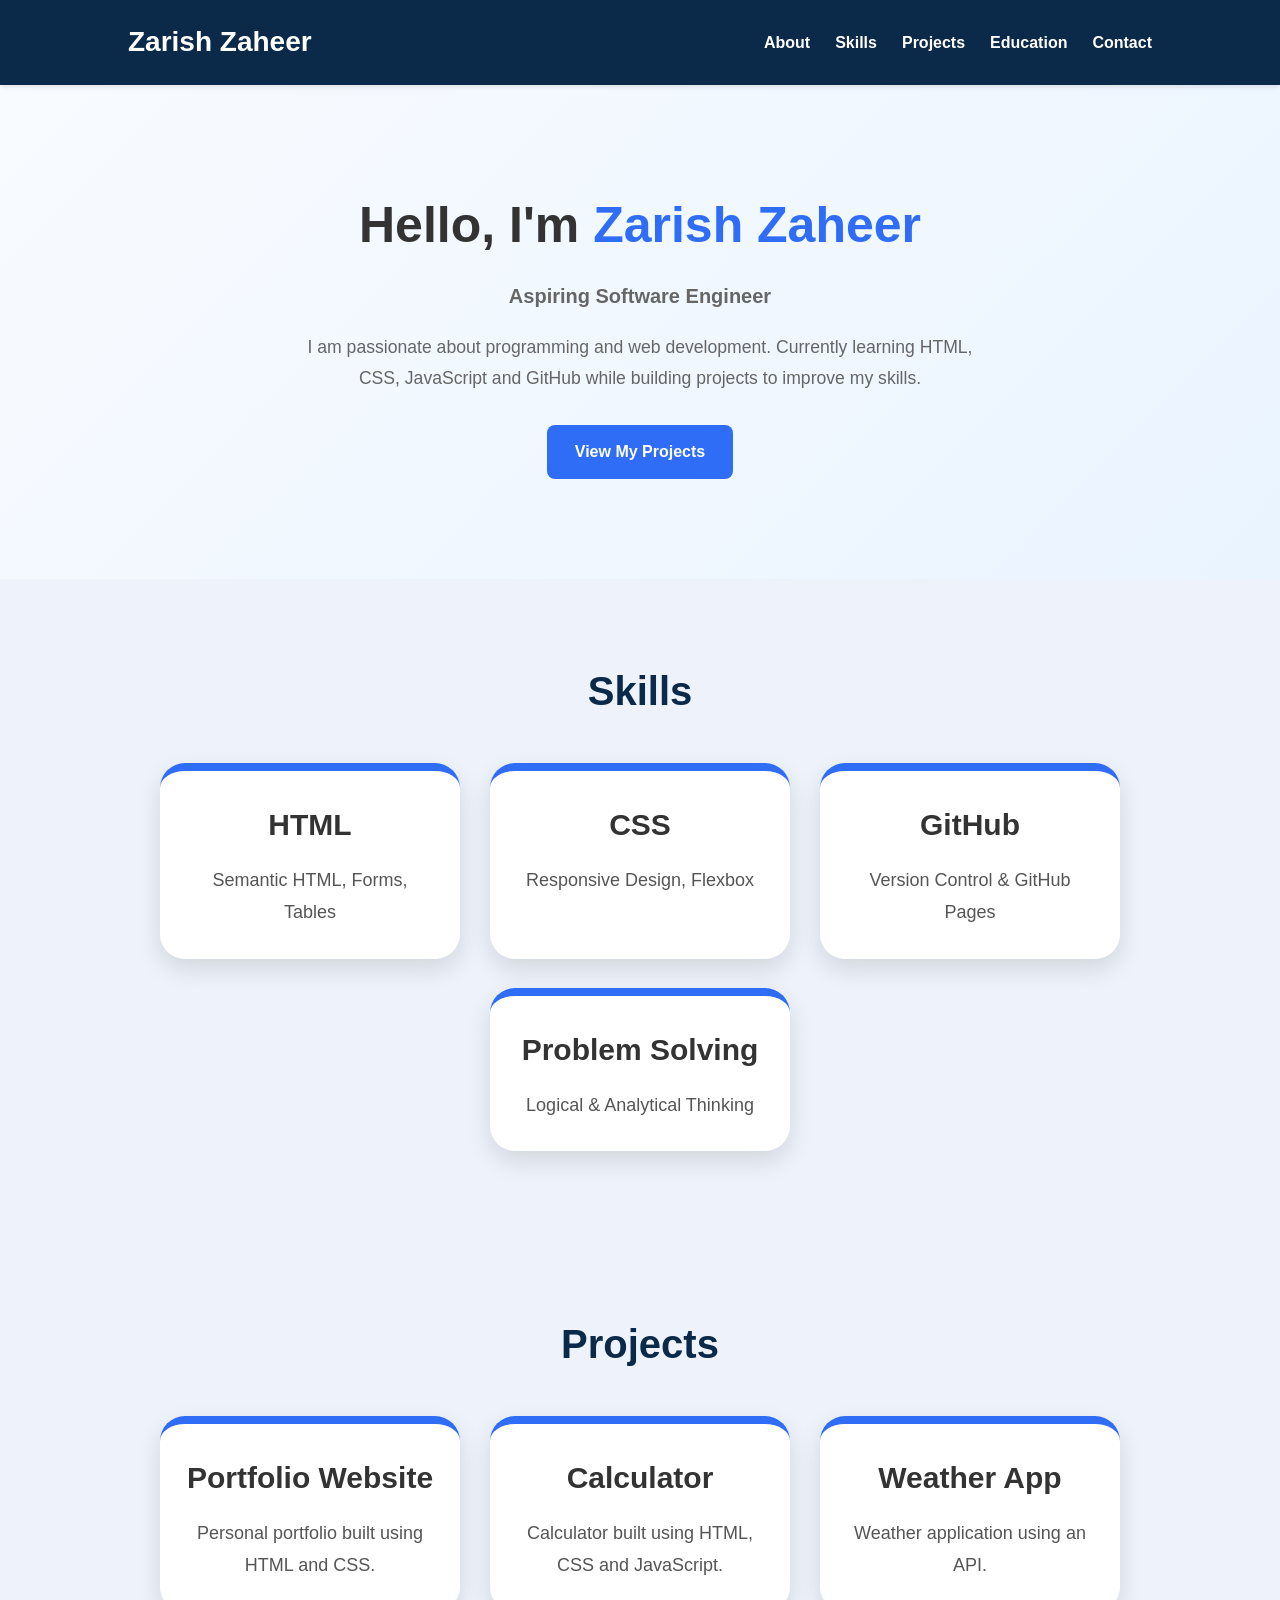
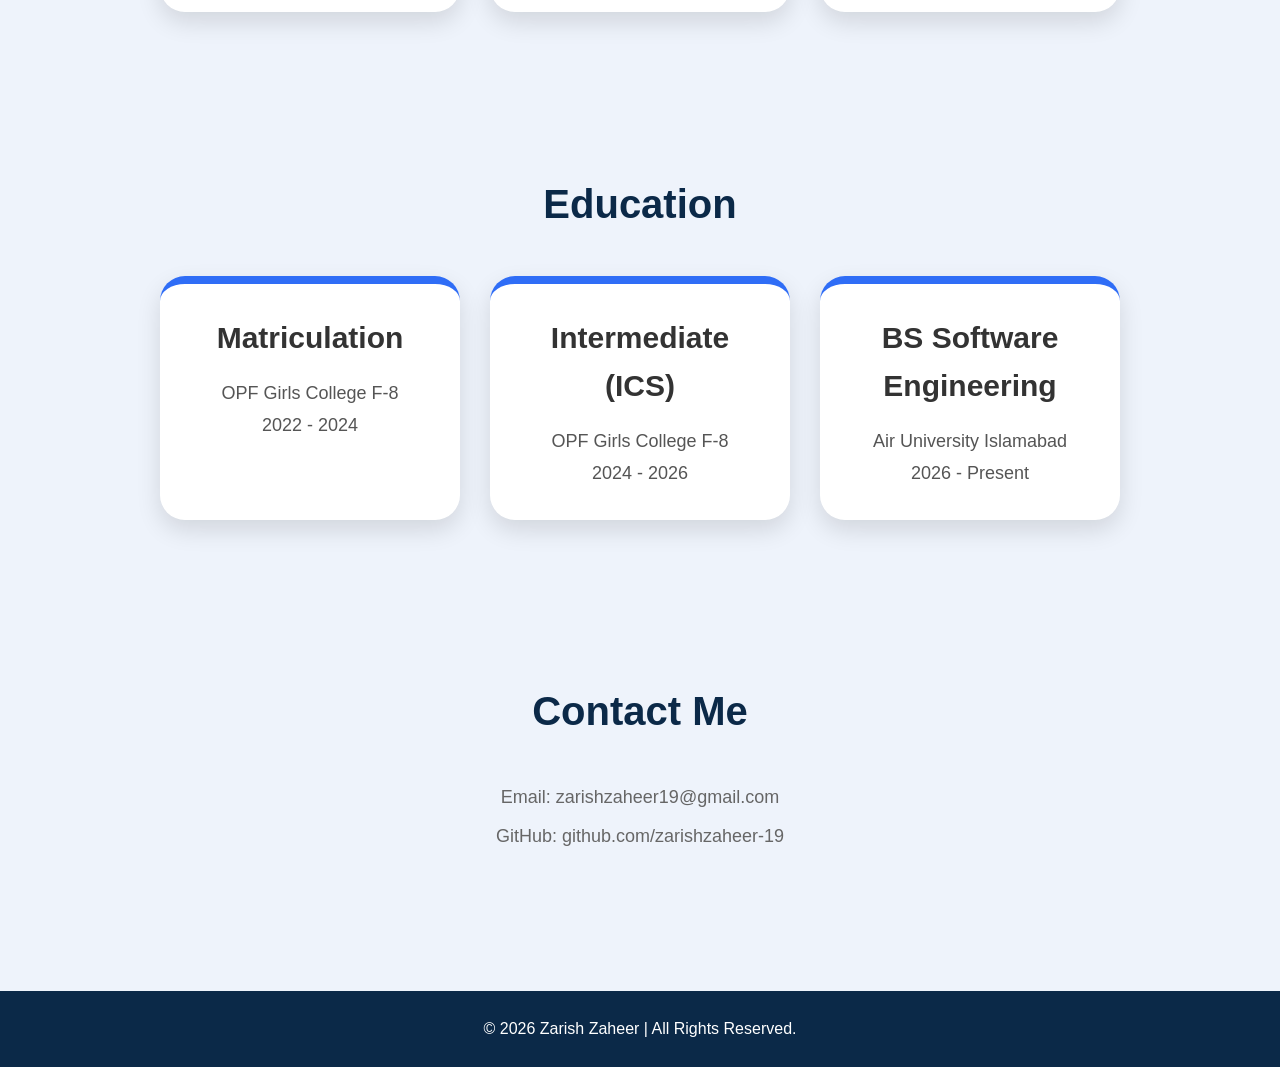
<file: Index.html>
<!DOCTYPE html>
<html lang="en">
<head>
    <meta charset="UTF-8">
    <meta name="viewport" content="width=device-width, initial-scale=1.0">
    <title>Zarish Zaheer | Portfolio</title>
    <link rel="stylesheet" href="style.css">
</head>
<body>

<header>
    <nav>
        <h2 class="logo">Zarish Zaheer</h2>

        <ul>
            <li><a href="#about">About</a></li>
            <li><a href="#skills">Skills</a></li>
            <li><a href="#projects">Projects</a></li>
            <li><a href="#education">Education</a></li>
            <li><a href="#contact">Contact</a></li>
        </ul>
    </nav>
</header>

<section class="hero" id="about">
    <h1>Hello, I'm <span>Zarish Zaheer</span></h1>

    <h3>Aspiring Software Engineer</h3>

    <p>
        I am passionate about programming and web development.
        Currently learning HTML, CSS, JavaScript and GitHub while
        building projects to improve my skills.
    </p>

    <a href="#projects" class="btn">View My Projects</a>
</section>

<section id="skills">

    <h2>Skills</h2>

    <div class="card-container">

        <div class="card">
            <h3>HTML</h3>
            <p>Semantic HTML, Forms, Tables</p>
        </div>

        <div class="card">
            <h3>CSS</h3>
            <p>Responsive Design, Flexbox</p>
        </div>

        <div class="card">
            <h3>GitHub</h3>
            <p>Version Control & GitHub Pages</p>
        </div>

        <div class="card">
            <h3>Problem Solving</h3>
            <p>Logical & Analytical Thinking</p>
        </div>

    </div>

</section>

<section id="projects">

    <h2>Projects</h2>

    <div class="card-container">

        <div class="card">
            <h3>Portfolio Website</h3>
            <p>Personal portfolio built using HTML and CSS.</p>
        </div>

        <div class="card">
            <h3>Calculator</h3>
            <p>Calculator built using HTML, CSS and JavaScript.</p>
        </div>

        <div class="card">
            <h3>Weather App</h3>
            <p>Weather application using an API.</p>
        </div>

    </div>

</section>

<section id="education">

    <h2>Education</h2>

    <div class="card-container">

        <div class="card">
            <h3>Matriculation</h3>
            <p>OPF Girls College F-8</p>
            <p>2022 - 2024</p>
        </div>

        <div class="card">
            <h3>Intermediate (ICS)</h3>
            <p>OPF Girls College F-8</p>
            <p>2024 - 2026</p>
        </div>

        <div class="card">
            <h3>BS Software Engineering</h3>
            <p>Air University Islamabad</p>
            <p>2026 - Present</p>
        </div>

    </div>

</section>

<section id="contact">

    <h2>Contact Me</h2>

    <p>Email: zarishzaheer19@gmail.com</p>

    <p>GitHub: github.com/zarishzaheer-19</p>

</section>

<footer>

    <p>© 2026 Zarish Zaheer | All Rights Reserved.</p>

</footer>

</body>
  </html>
</file>
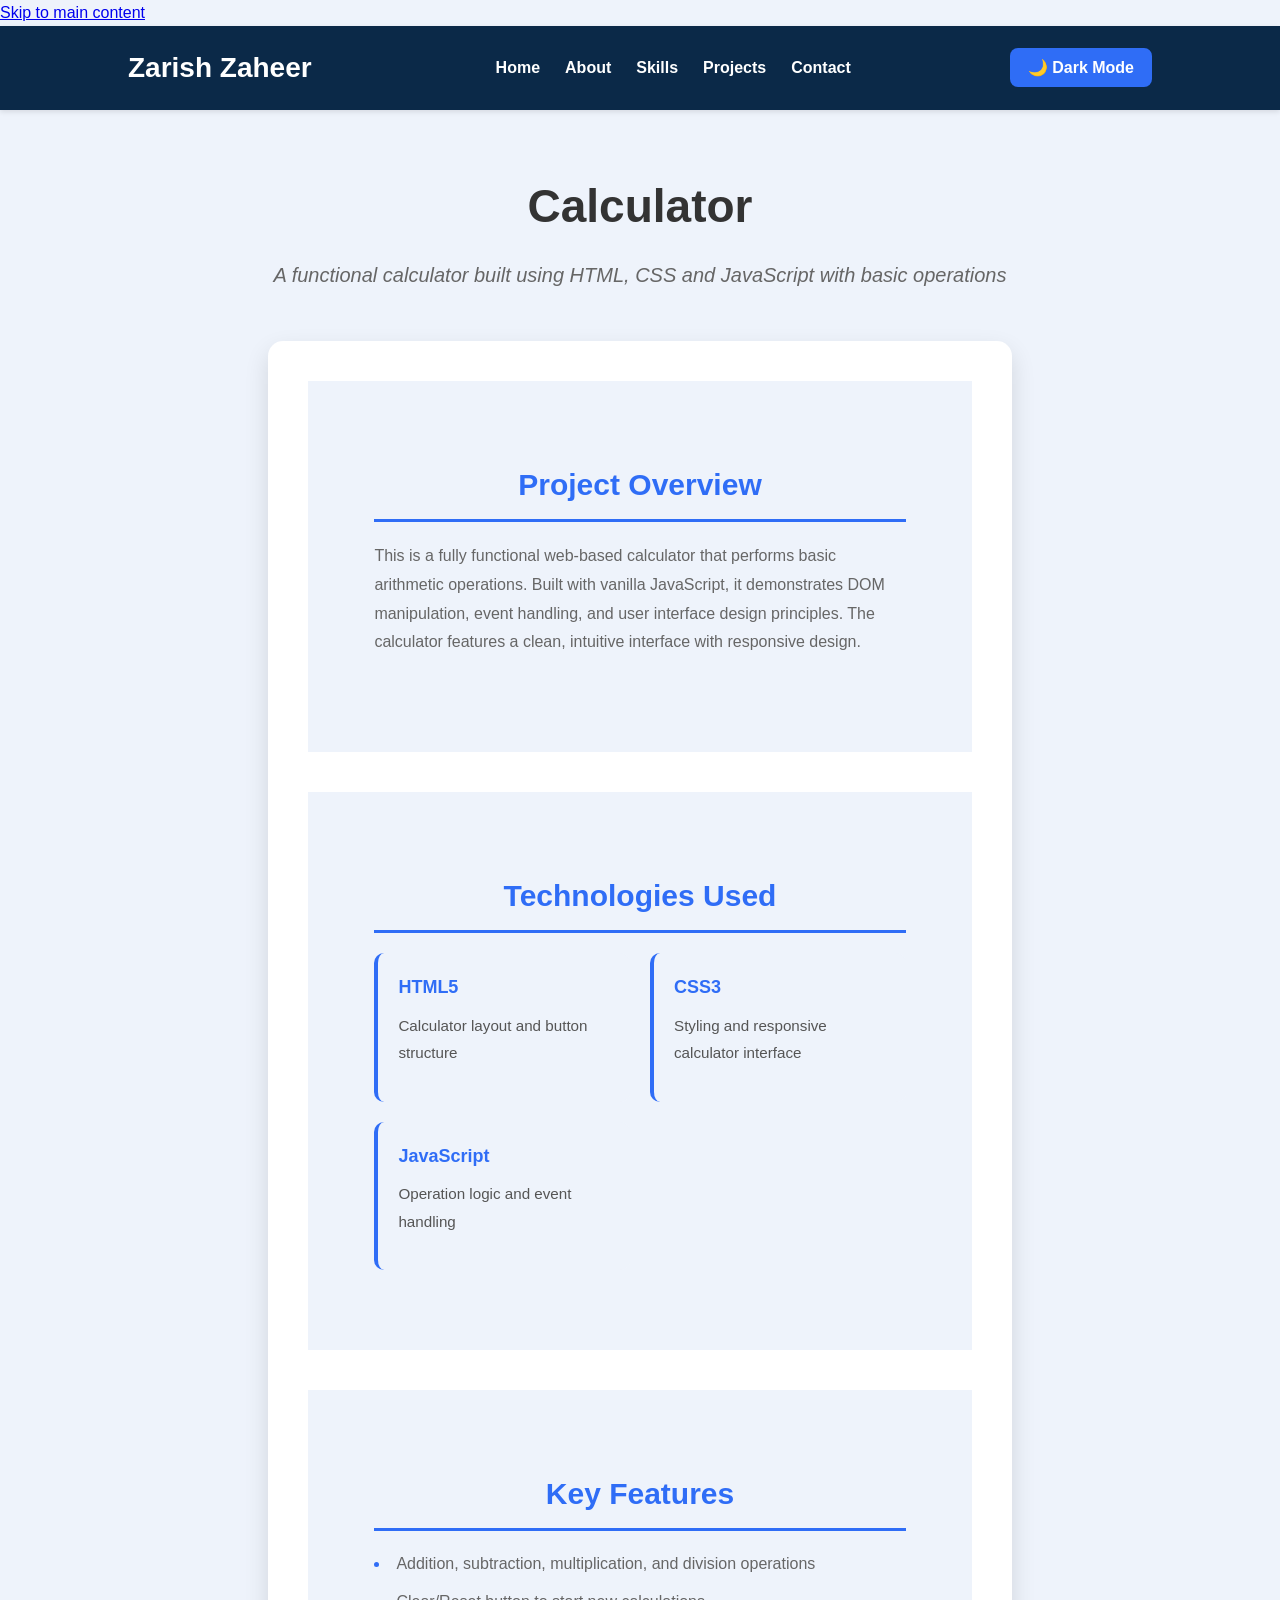
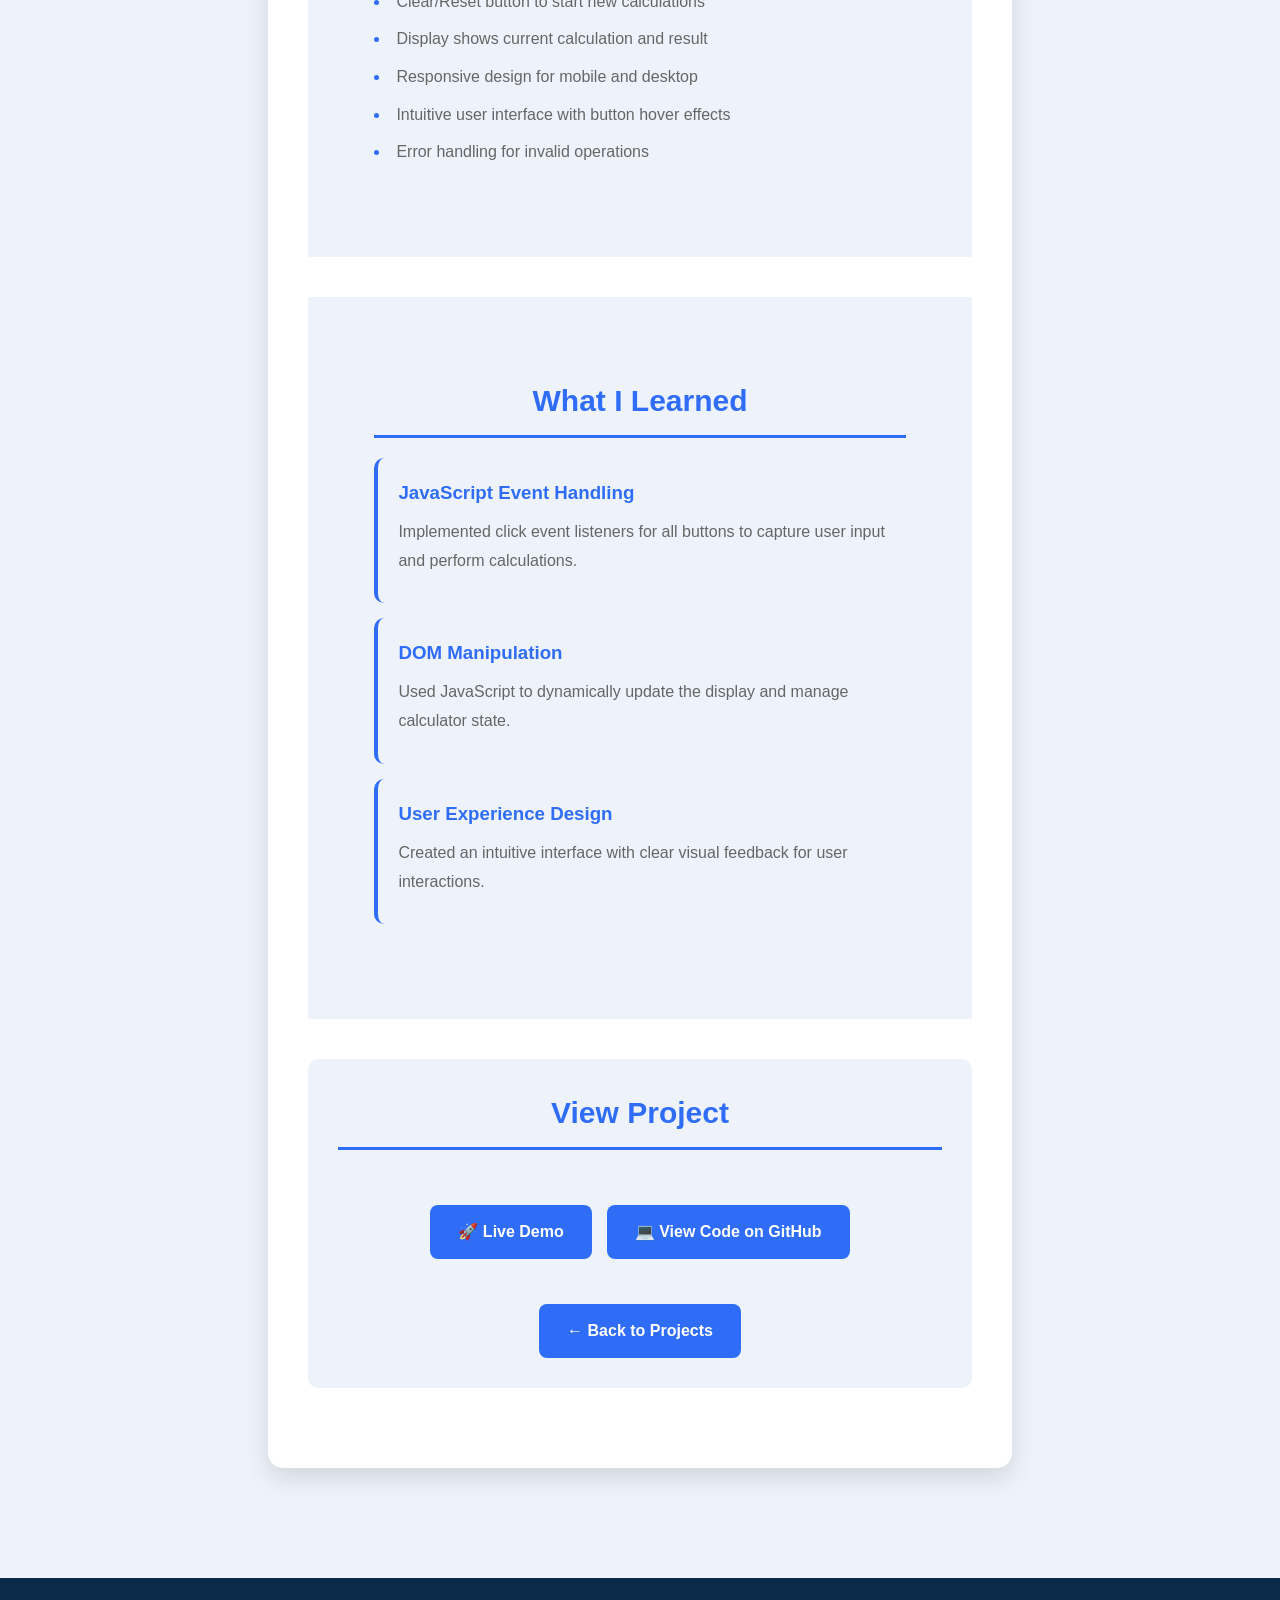
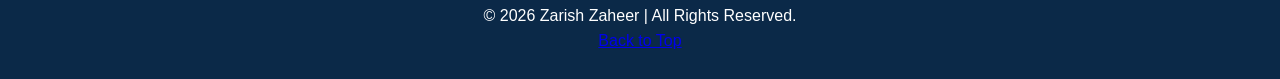
<file: calculator.html>
<!DOCTYPE html>
<html lang="en">
<head>
    <meta charset="UTF-8">
    <meta name="viewport" content="width=device-width, initial-scale=1.0">
    <meta name="description" content="Calculator Project - A functional calculator built with HTML, CSS and JavaScript">
    <title>Calculator Project | Zarish Zaheer</title>
    <link rel="stylesheet" href="style.css">
    <link rel="icon" href="favicon.ico" type="image/x-icon">
</head>
<body>
    <!-- Skip to main content link -->
    <a href="#main-content" class="skip-to-main">Skip to main content</a>

    <header>
        <nav>
            <h2 class="logo">Zarish Zaheer</h2>
            <ul>
                <li><a href="index.html">Home</a></li>
                <li><a href="index.html#about">About</a></li>
                <li><a href="index.html#skills">Skills</a></li>
                <li><a href="index.html#projects" aria-current="page">Projects</a></li>
                <li><a href="index.html#contact">Contact</a></li>
            </ul>
            <button id="theme-toggle" aria-label="Toggle dark mode">🌙 Dark Mode</button>
        </nav>
    </header>

    <main id="main-content">
        <section class="project-detail">
            <div class="project-header">
                <h1>Calculator</h1>
                <p class="project-subtitle">A functional calculator built using HTML, CSS and JavaScript with basic operations</p>
            </div>

            <div class="project-content">
                <section class="project-section">
                    <h2>Project Overview</h2>
                    <p>
                        This is a fully functional web-based calculator that performs basic arithmetic operations. 
                        Built with vanilla JavaScript, it demonstrates DOM manipulation, event handling, and user 
                        interface design principles. The calculator features a clean, intuitive interface with 
                        responsive design.
                    </p>
                </section>

                <section class="project-section">
                    <h2>Technologies Used</h2>
                    <div class="tech-stack">
                        <div class="tech-item">
                            <h3>HTML5</h3>
                            <p>Calculator layout and button structure</p>
                        </div>
                        <div class="tech-item">
                            <h3>CSS3</h3>
                            <p>Styling and responsive calculator interface</p>
                        </div>
                        <div class="tech-item">
                            <h3>JavaScript</h3>
                            <p>Operation logic and event handling</p>
                        </div>
                    </div>
                </section>

                <section class="project-section">
                    <h2>Key Features</h2>
                    <ul class="features-list">
                        <li>Addition, subtraction, multiplication, and division operations</li>
                        <li>Clear/Reset button to start new calculations</li>
                        <li>Display shows current calculation and result</li>
                        <li>Responsive design for mobile and desktop</li>
                        <li>Intuitive user interface with button hover effects</li>
                        <li>Error handling for invalid operations</li>
                    </ul>
                </section>

                <section class="project-section">
                    <h2>What I Learned</h2>
                    <div class="challenge-item">
                        <h3>JavaScript Event Handling</h3>
                        <p>Implemented click event listeners for all buttons to capture user input and perform calculations.</p>
                    </div>
                    <div class="challenge-item">
                        <h3>DOM Manipulation</h3>
                        <p>Used JavaScript to dynamically update the display and manage calculator state.</p>
                    </div>
                    <div class="challenge-item">
                        <h3>User Experience Design</h3>
                        <p>Created an intuitive interface with clear visual feedback for user interactions.</p>
                    </div>
                </section>

                <section class="project-section project-links">
                    <h2>View Project</h2>
                    <div class="button-group">
                        <a href="https://zarishzaheer-19.github.io/calculator/" class="btn btn-primary" target="_blank" rel="noopener noreferrer">
                            🚀 Live Demo
                        </a>
                        <a href="https://github.com/zarishzaheer-19/calculator" class="btn btn-secondary" target="_blank" rel="noopener noreferrer">
                            💻 View Code on GitHub
                        </a>
                        <a href="index.html#projects" class="btn btn-secondary">
                            ← Back to Projects
                        </a>
                    </div>
                </section>
            </div>
        </section>
    </main>

    <footer>
        <p>&copy; 2026 Zarish Zaheer | All Rights Reserved.</p>
        <a href="#main-content" class="back-to-top">Back to Top</a>
    </footer>

    <script src="script.js"></script>
</body>
</html>
</file>
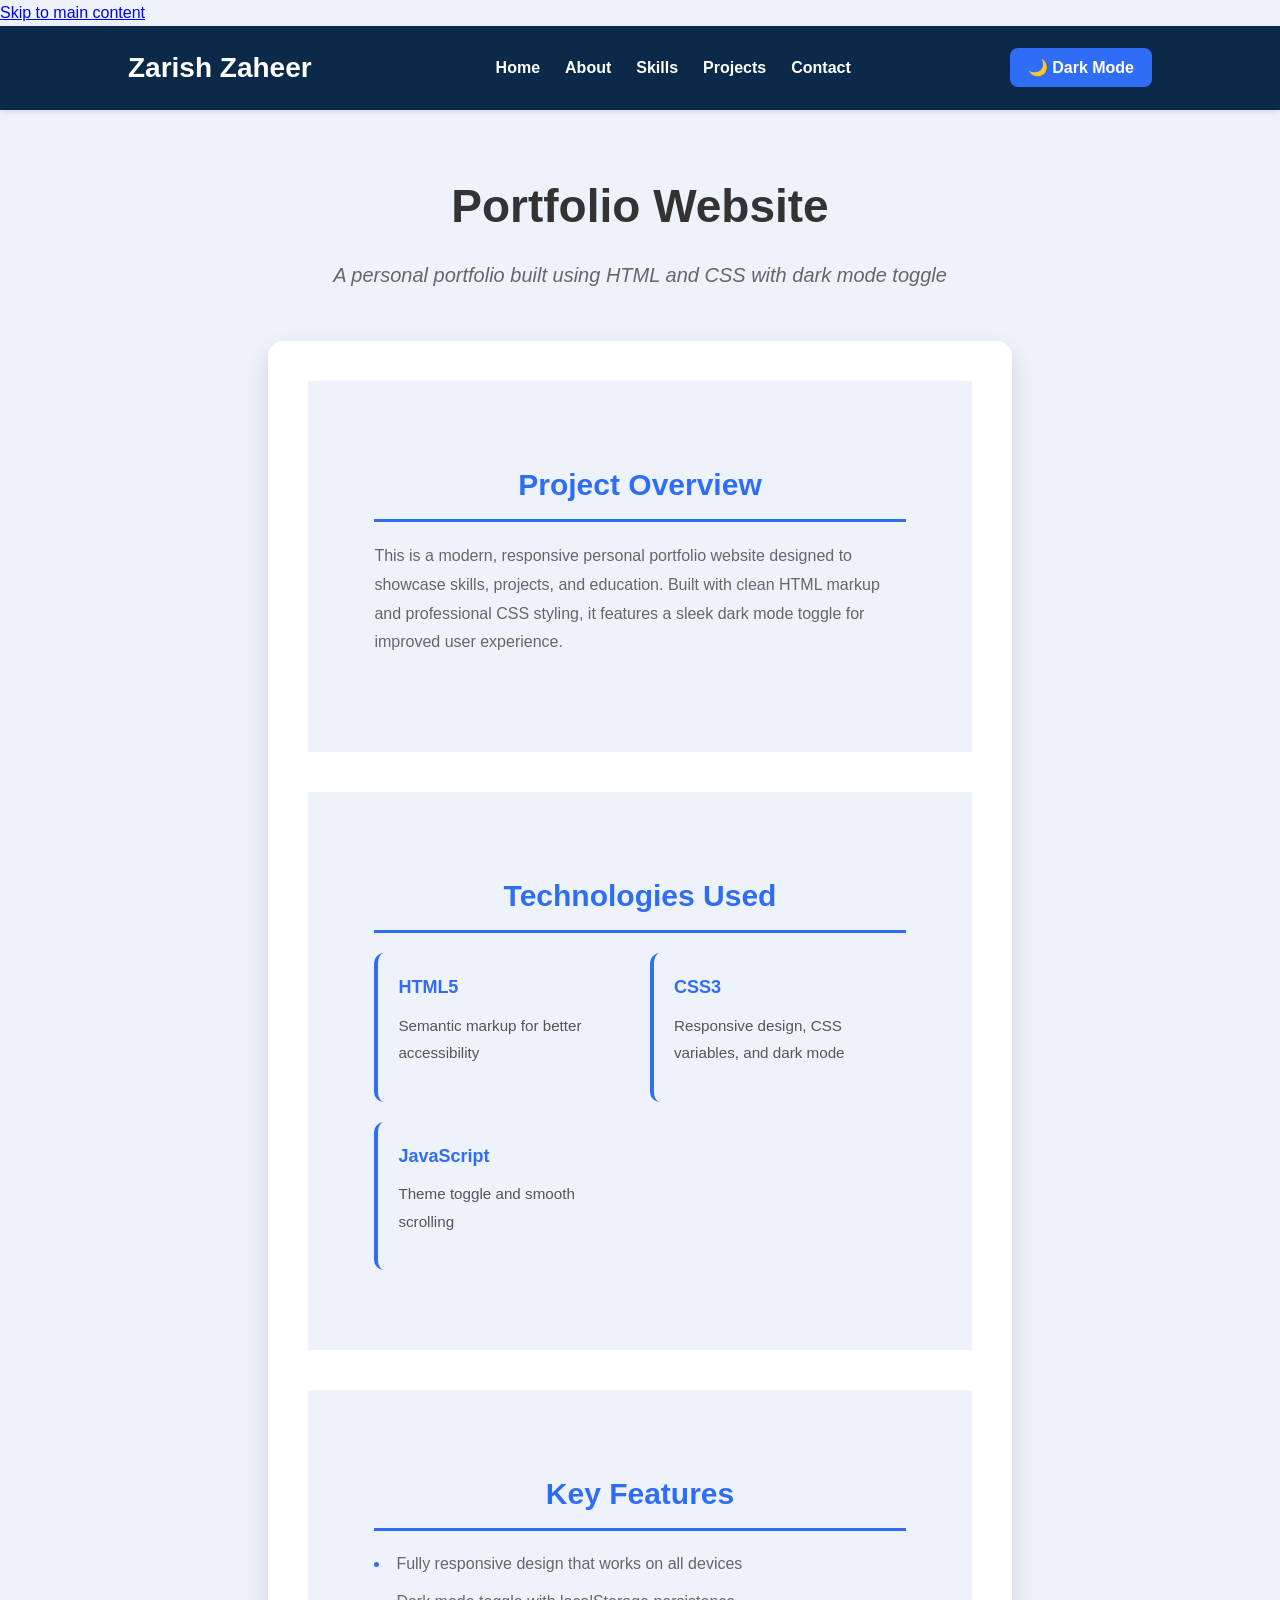
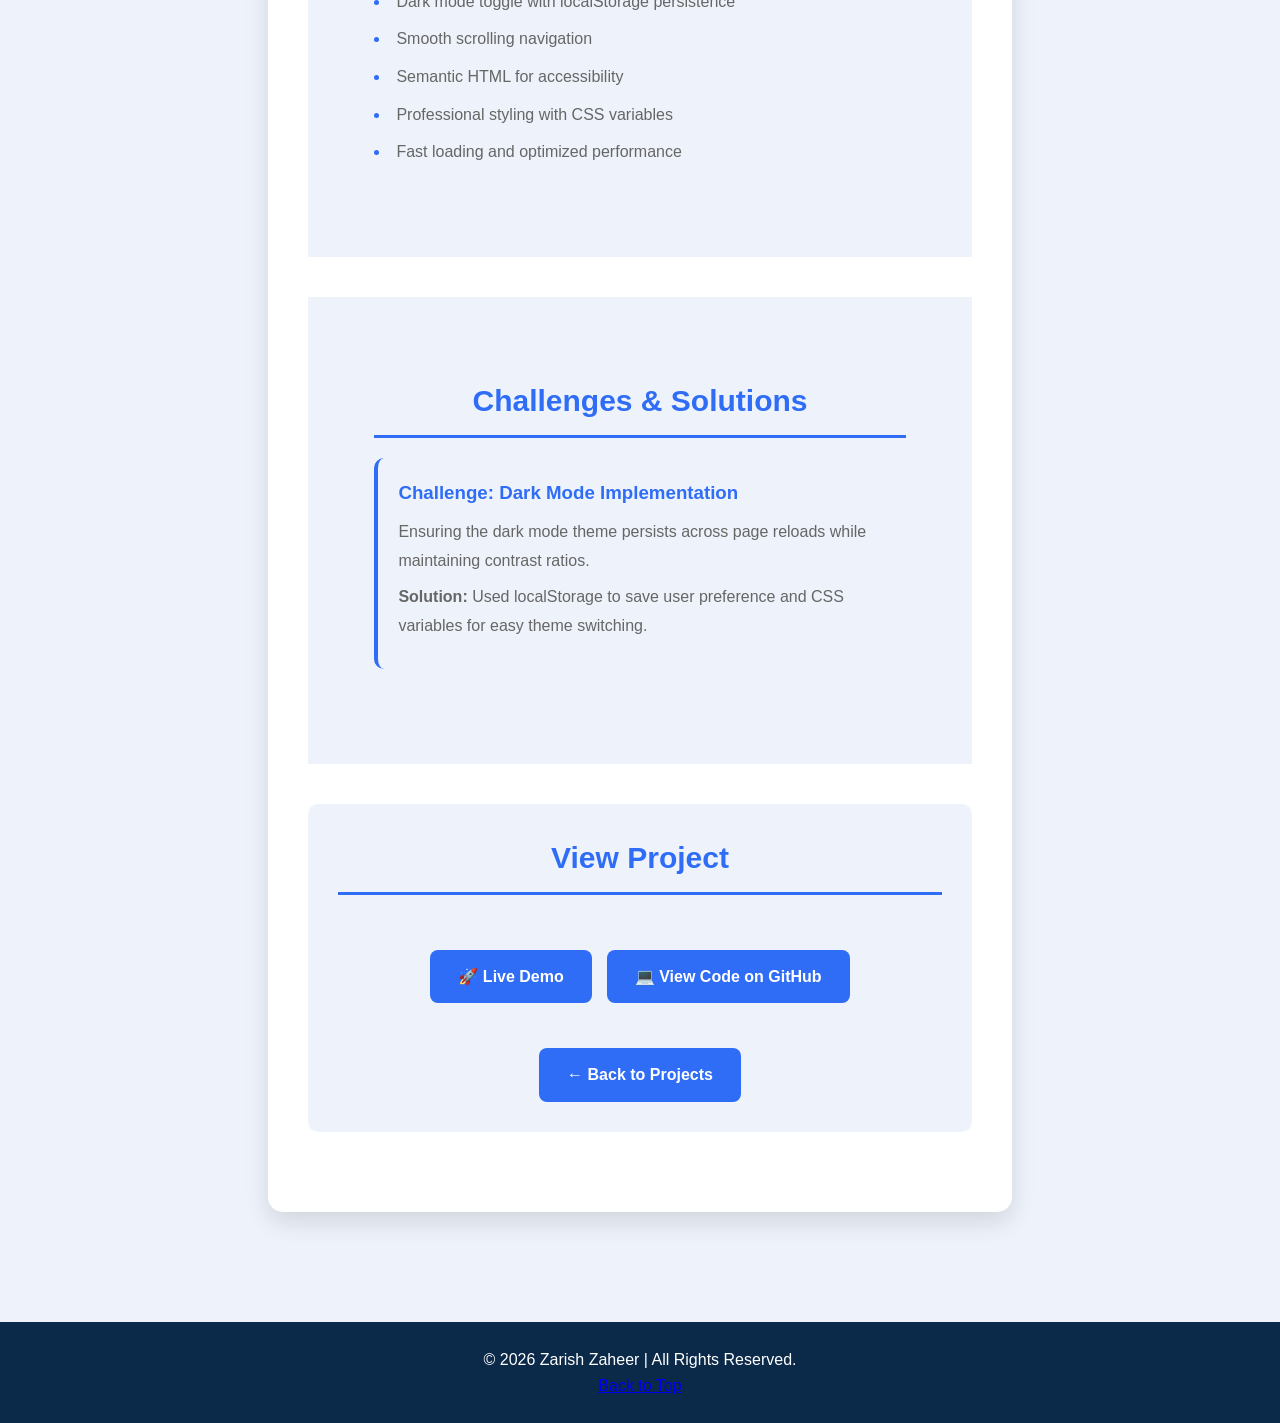
<file: portfolio.html>
<!DOCTYPE html>
<html lang="en">
<head>
    <meta charset="UTF-8">
    <meta name="viewport" content="width=device-width, initial-scale=1.0">
    <meta name="description" content="Portfolio Website Project - A personal portfolio built with HTML and CSS">
    <title>Portfolio Website Project | Zarish Zaheer</title>
    <link rel="stylesheet" href="style.css">
    <link rel="icon" href="favicon.ico" type="image/x-icon">
</head>
<body>
    <!-- Skip to main content link -->
    <a href="#main-content" class="skip-to-main">Skip to main content</a>

    <header>
        <nav>
            <h2 class="logo">Zarish Zaheer</h2>
            <ul>
                <li><a href="index.html">Home</a></li>
                <li><a href="index.html#about">About</a></li>
                <li><a href="index.html#skills">Skills</a></li>
                <li><a href="index.html#projects" aria-current="page">Projects</a></li>
                <li><a href="index.html#contact">Contact</a></li>
            </ul>
            <button id="theme-toggle" aria-label="Toggle dark mode">🌙 Dark Mode</button>
        </nav>
    </header>

    <main id="main-content">
        <section class="project-detail">
            <div class="project-header">
                <h1>Portfolio Website</h1>
                <p class="project-subtitle">A personal portfolio built using HTML and CSS with dark mode toggle</p>
            </div>

            <div class="project-content">
                <section class="project-section">
                    <h2>Project Overview</h2>
                    <p>
                        This is a modern, responsive personal portfolio website designed to showcase skills, 
                        projects, and education. Built with clean HTML markup and professional CSS styling, 
                        it features a sleek dark mode toggle for improved user experience.
                    </p>
                </section>

                <section class="project-section">
                    <h2>Technologies Used</h2>
                    <div class="tech-stack">
                        <div class="tech-item">
                            <h3>HTML5</h3>
                            <p>Semantic markup for better accessibility</p>
                        </div>
                        <div class="tech-item">
                            <h3>CSS3</h3>
                            <p>Responsive design, CSS variables, and dark mode</p>
                        </div>
                        <div class="tech-item">
                            <h3>JavaScript</h3>
                            <p>Theme toggle and smooth scrolling</p>
                        </div>
                    </div>
                </section>

                <section class="project-section">
                    <h2>Key Features</h2>
                    <ul class="features-list">
                        <li>Fully responsive design that works on all devices</li>
                        <li>Dark mode toggle with localStorage persistence</li>
                        <li>Smooth scrolling navigation</li>
                        <li>Semantic HTML for accessibility</li>
                        <li>Professional styling with CSS variables</li>
                        <li>Fast loading and optimized performance</li>
                    </ul>
                </section>

                <section class="project-section">
                    <h2>Challenges & Solutions</h2>
                    <div class="challenge-item">
                        <h3>Challenge: Dark Mode Implementation</h3>
                        <p>Ensuring the dark mode theme persists across page reloads while maintaining contrast ratios.</p>
                        <p><strong>Solution:</strong> Used localStorage to save user preference and CSS variables for easy theme switching.</p>
                    </div>
                </section>

                <section class="project-section project-links">
                    <h2>View Project</h2>
                    <div class="button-group">
                        <a href="https://zarishzaheer-19.github.io/Personal-Portfolio-Website/" class="btn btn-primary" target="_blank" rel="noopener noreferrer">
                            🚀 Live Demo
                        </a>
                        <a href="https://github.com/zarishzaheer-19/Personal-Portfolio-Website" class="btn btn-secondary" target="_blank" rel="noopener noreferrer">
                            💻 View Code on GitHub
                        </a>
                        <a href="index.html#projects" class="btn btn-secondary">
                            ← Back to Projects
                        </a>
                    </div>
                </section>
            </div>
        </section>
    </main>

    <footer>
        <p>&copy; 2026 Zarish Zaheer | All Rights Reserved.</p>
        <a href="#main-content" class="back-to-top">Back to Top</a>
    </footer>

    <script src="script.js"></script>
</body>
</html>
</file>
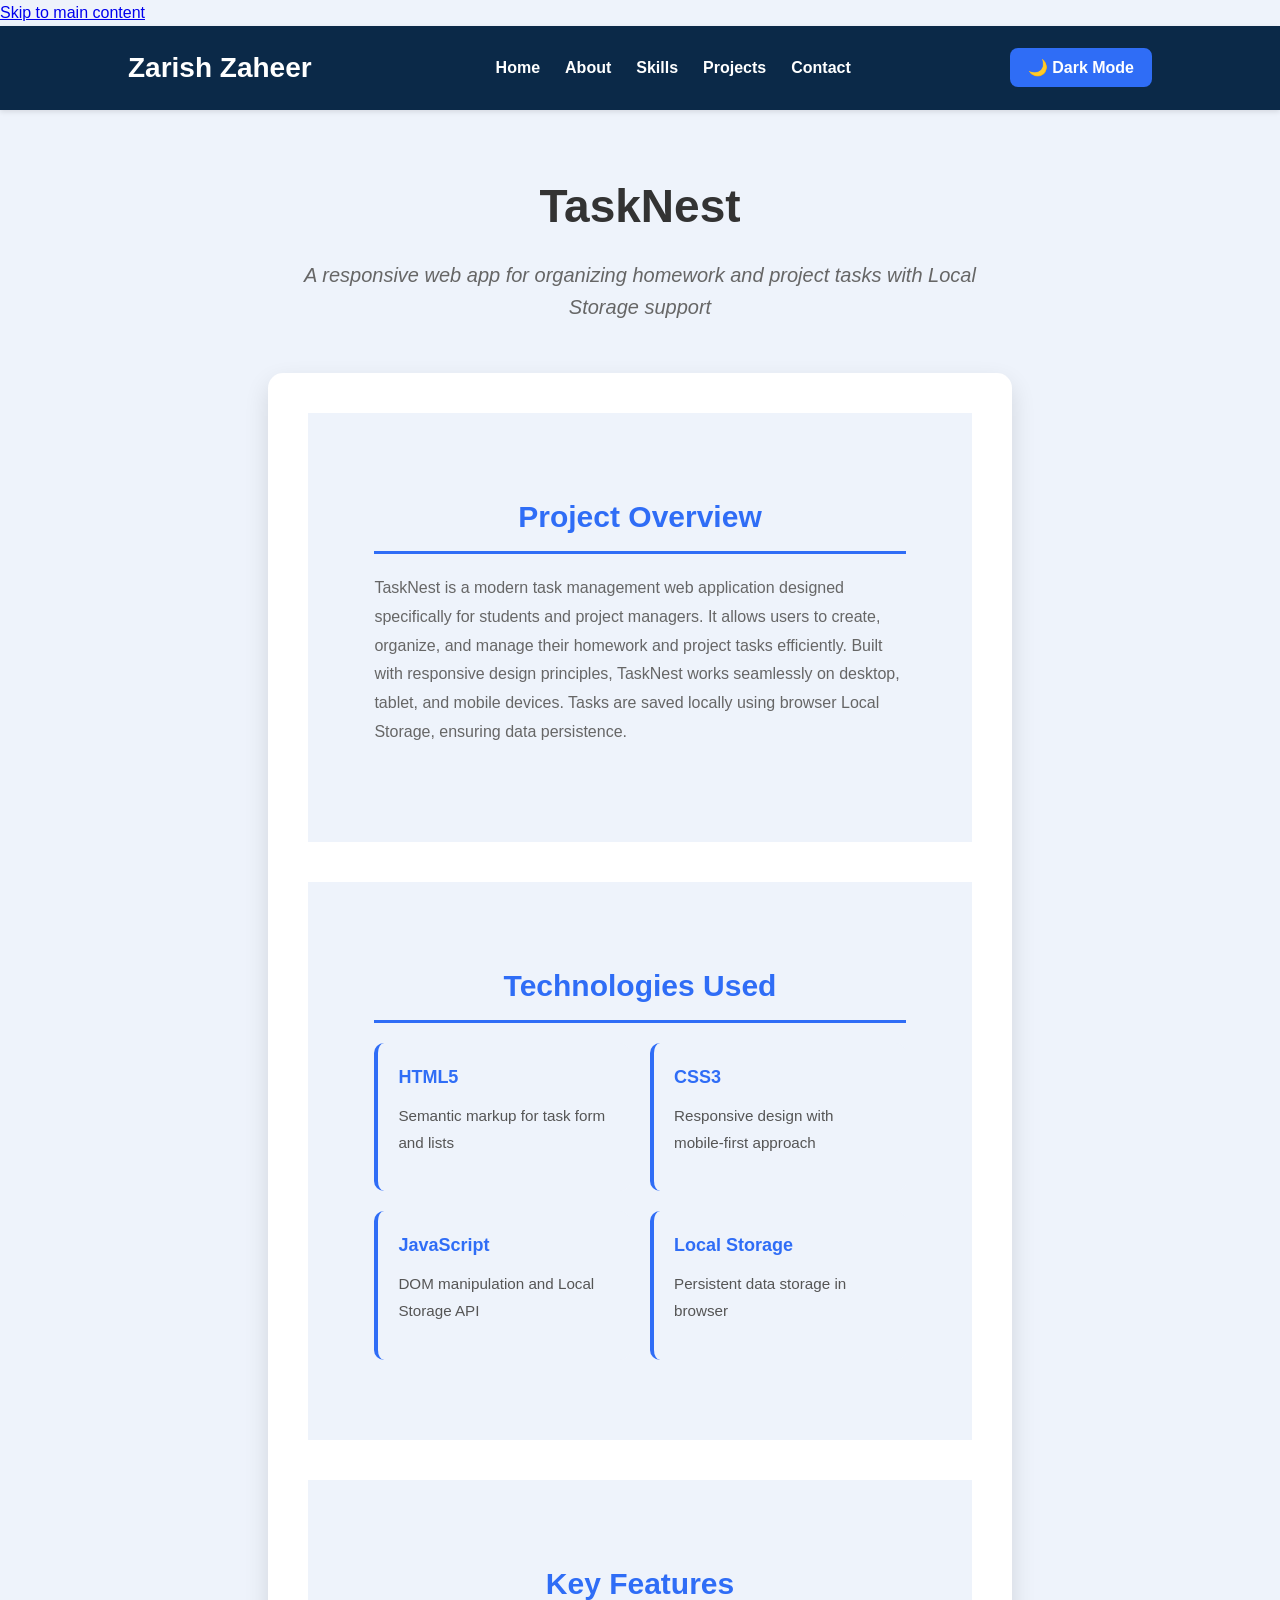
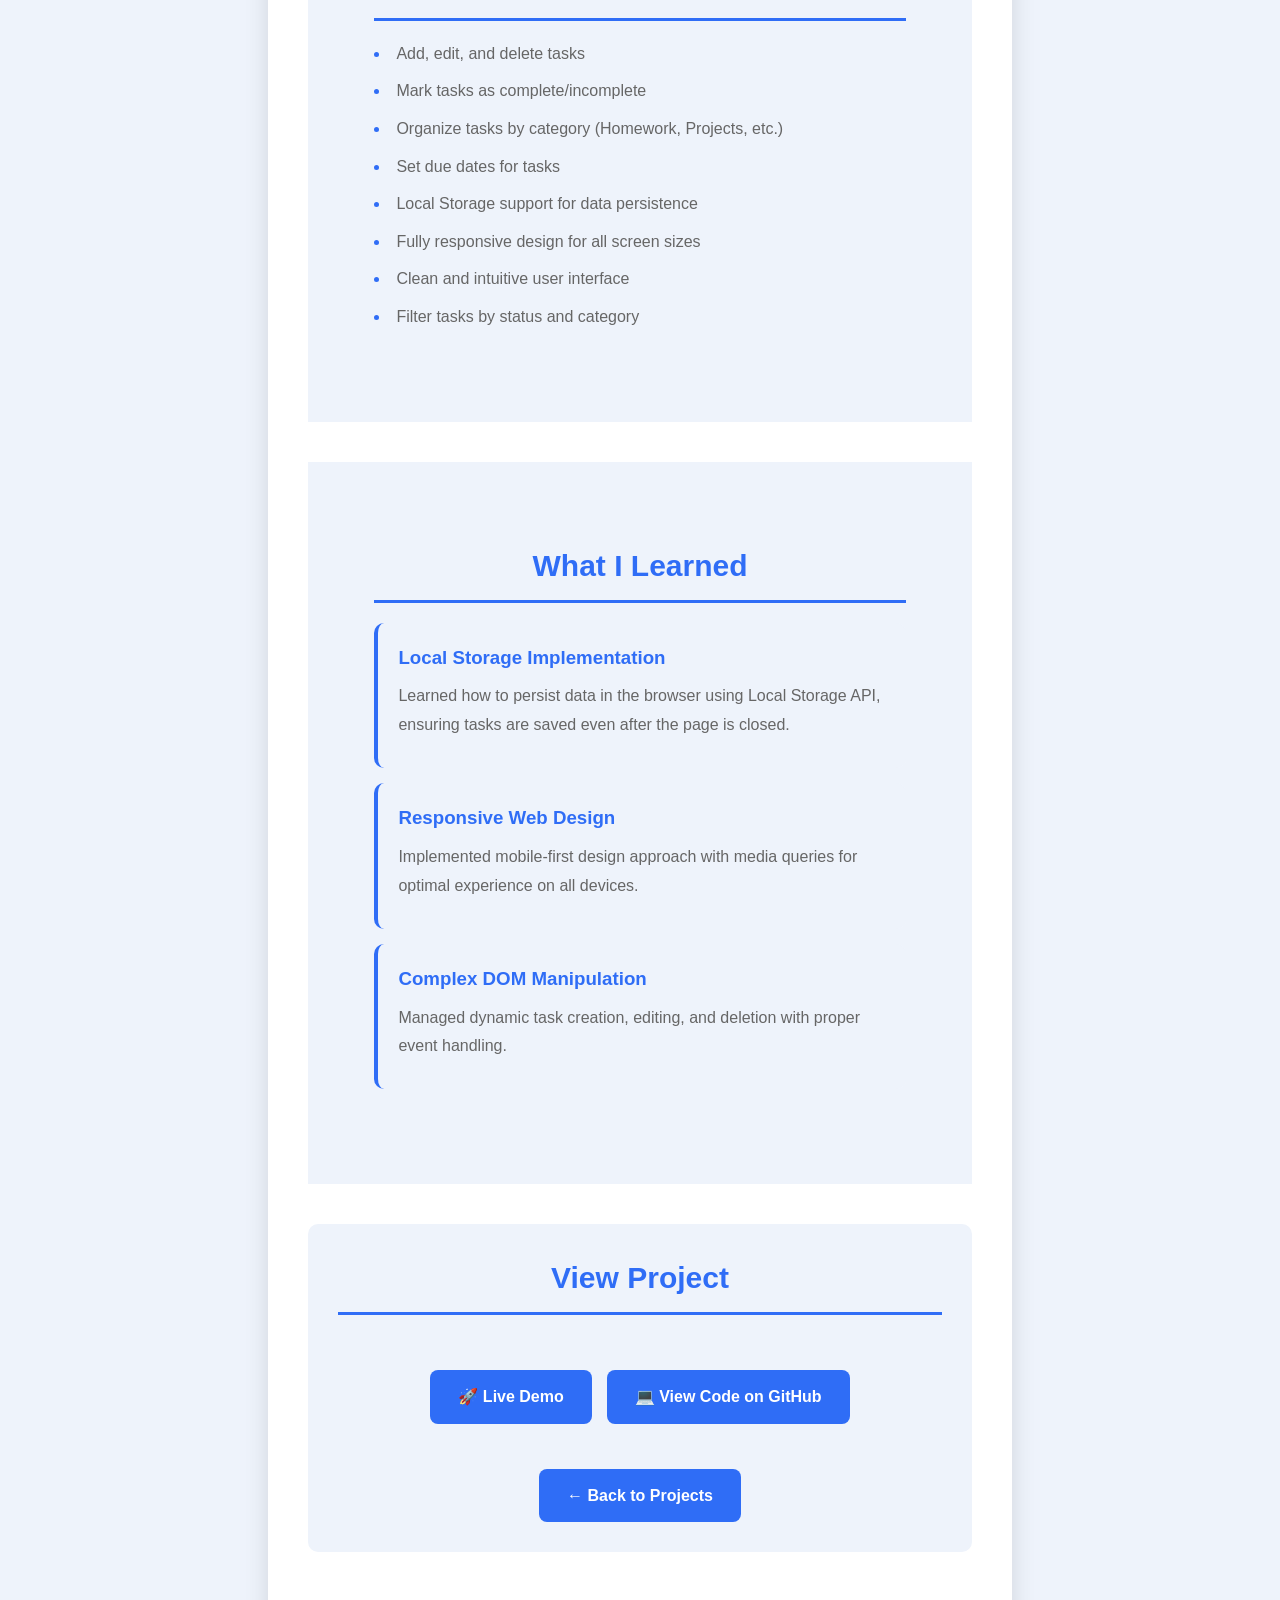
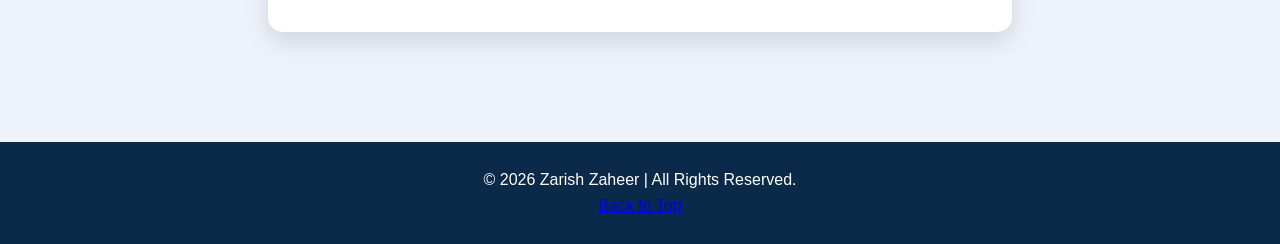
<file: tasknest.html>
<!DOCTYPE html>
<html lang="en">
<head>
    <meta charset="UTF-8">
    <meta name="viewport" content="width=device-width, initial-scale=1.0">
    <meta name="description" content="TaskNest Project - A responsive web app for organizing homework and project tasks">
    <title>TaskNest Project | Zarish Zaheer</title>
    <link rel="stylesheet" href="style.css">
    <link rel="icon" href="favicon.ico" type="image/x-icon">
</head>
<body>
    <!-- Skip to main content link -->
    <a href="#main-content" class="skip-to-main">Skip to main content</a>

    <header>
        <nav>
            <h2 class="logo">Zarish Zaheer</h2>
            <ul>
                <li><a href="index.html">Home</a></li>
                <li><a href="index.html#about">About</a></li>
                <li><a href="index.html#skills">Skills</a></li>
                <li><a href="index.html#projects" aria-current="page">Projects</a></li>
                <li><a href="index.html#contact">Contact</a></li>
            </ul>
            <button id="theme-toggle" aria-label="Toggle dark mode">🌙 Dark Mode</button>
        </nav>
    </header>

    <main id="main-content">
        <section class="project-detail">
            <div class="project-header">
                <h1>TaskNest</h1>
                <p class="project-subtitle">A responsive web app for organizing homework and project tasks with Local Storage support</p>
            </div>

            <div class="project-content">
                <section class="project-section">
                    <h2>Project Overview</h2>
                    <p>
                        TaskNest is a modern task management web application designed specifically for students 
                        and project managers. It allows users to create, organize, and manage their homework and 
                        project tasks efficiently. Built with responsive design principles, TaskNest works seamlessly 
                        on desktop, tablet, and mobile devices. Tasks are saved locally using browser Local Storage, 
                        ensuring data persistence.
                    </p>
                </section>

                <section class="project-section">
                    <h2>Technologies Used</h2>
                    <div class="tech-stack">
                        <div class="tech-item">
                            <h3>HTML5</h3>
                            <p>Semantic markup for task form and lists</p>
                        </div>
                        <div class="tech-item">
                            <h3>CSS3</h3>
                            <p>Responsive design with mobile-first approach</p>
                        </div>
                        <div class="tech-item">
                            <h3>JavaScript</h3>
                            <p>DOM manipulation and Local Storage API</p>
                        </div>
                        <div class="tech-item">
                            <h3>Local Storage</h3>
                            <p>Persistent data storage in browser</p>
                        </div>
                    </div>
                </section>

                <section class="project-section">
                    <h2>Key Features</h2>
                    <ul class="features-list">
                        <li>Add, edit, and delete tasks</li>
                        <li>Mark tasks as complete/incomplete</li>
                        <li>Organize tasks by category (Homework, Projects, etc.)</li>
                        <li>Set due dates for tasks</li>
                        <li>Local Storage support for data persistence</li>
                        <li>Fully responsive design for all screen sizes</li>
                        <li>Clean and intuitive user interface</li>
                        <li>Filter tasks by status and category</li>
                    </ul>
                </section>

                <section class="project-section">
                    <h2>What I Learned</h2>
                    <div class="challenge-item">
                        <h3>Local Storage Implementation</h3>
                        <p>Learned how to persist data in the browser using Local Storage API, ensuring tasks are saved even after the page is closed.</p>
                    </div>
                    <div class="challenge-item">
                        <h3>Responsive Web Design</h3>
                        <p>Implemented mobile-first design approach with media queries for optimal experience on all devices.</p>
                    </div>
                    <div class="challenge-item">
                        <h3>Complex DOM Manipulation</h3>
                        <p>Managed dynamic task creation, editing, and deletion with proper event handling.</p>
                    </div>
                </section>

                <section class="project-section project-links">
                    <h2>View Project</h2>
                    <div class="button-group">
                        <a href="https://zarishzaheer-19.github.io/TaskNest/" class="btn btn-primary" target="_blank" rel="noopener noreferrer">
                            🚀 Live Demo
                        </a>
                        <a href="https://github.com/zarishzaheer-19/TaskNest" class="btn btn-secondary" target="_blank" rel="noopener noreferrer">
                            💻 View Code on GitHub
                        </a>
                        <a href="index.html#projects" class="btn btn-secondary">
                            ← Back to Projects
                        </a>
                    </div>
                </section>
            </div>
        </section>
    </main>

    <footer>
        <p>&copy; 2026 Zarish Zaheer | All Rights Reserved.</p>
        <a href="#main-content" class="back-to-top">Back to Top</a>
    </footer>

    <script src="script.js"></script>
</body>
</html>
</file>
<file: style.css>
/* ==========================
   CSS VARIABLES
========================== */

:root {
    /* Light mode colors */
    --primary-color: #2f6df6;
    --primary-dark: #184fcf;
    --header-bg: #0b2948;
    --light-bg: #eef3fb;
    --text-dark: #333;
    --text-light: #666;
    --text-muted: #555;
    --card-bg: white;
    --card-shadow: rgba(0, 0, 0, 0.12);
    --card-shadow-hover: rgba(47, 109, 246, 0.25);
    
    /* Dark mode colors */
    --dark-bg: #0d1117;
    --dark-text: #e6edf3;
    --dark-header: #161b22;
    --dark-accent: #58a6ff;
    --dark-text-secondary: #c9d1d9;
    --dark-shadow: rgba(0, 0, 0, 0.4);
    
    /* Spacing */
    --spacing-xs: 0.5rem;
    --spacing-sm: 1rem;
    --spacing-md: 1.5rem;
    --spacing-lg: 2rem;
    --spacing-xl: 3rem;
    
    /* Typography */
    --base-line-height: 1.6;
    --transition-smooth: 0.3s ease;
}

.dark-mode {
    --primary-color: #238636;
    --primary-dark: #2ea043;
    --header-bg: var(--dark-header);
    --light-bg: var(--dark-bg);
    --text-dark: var(--dark-text);
    --text-light: var(--dark-text-secondary);
    --text-muted: var(--dark-text-secondary);
    --card-bg: var(--dark-header);
    --card-shadow: var(--dark-shadow);
}

/* ==========================
   RESET
========================== */

* {
    margin: 0;
    padding: 0;
    box-sizing: border-box;
    scroll-behavior: smooth;
}

body {
    font-family: Arial, Helvetica, sans-serif;
    background: var(--light-bg);
    color: var(--text-dark);
    line-height: var(--base-line-height);
    font-size: 16px;
}

/* Respect user's motion preferences */
@media (prefers-reduced-motion: reduce) {
    *,
    *::before,
    *::after {
        animation-duration: 0.01ms !important;
        animation-iteration-count: 1 !important;
        transition-duration: 0.01ms !important;
        scroll-behavior: auto !important;
    }
}

/* ==========================
   HEADER & NAVIGATION
========================== */

header {
    background: var(--header-bg);
    color: white;
    padding: 20px 10%;
    position: sticky;
    top: 0;
    z-index: 1000;
    box-shadow: 0 2px 5px rgba(0, 0, 0, 0.1);
}

nav {
    display: flex;
    justify-content: space-between;
    align-items: center;
    flex-wrap: wrap;
    gap: 15px;
}

.logo {
    font-size: 28px;
    font-weight: bold;
    color: white;
    min-width: max-content;
}

nav ul {
    display: flex;
    list-style: none;
    flex-wrap: wrap;
    justify-content: center;
    gap: 0;
}

nav ul li {
    margin-left: 25px;
}

nav ul li a {
    color: white;
    text-decoration: none;
    font-weight: bold;
    transition: color var(--transition-smooth);
}

nav ul li a:hover {
    color: var(--dark-accent);
}

nav ul li a:focus-visible {
    outline: 2px solid var(--dark-accent);
    outline-offset: 4px;
    border-radius: 4px;
}

/* ==========================
   HERO SECTION
========================== */

.hero {
    text-align: center;
    padding: 100px 20px;
    background:linear-gradient(135deg, #f8fbff,#eaf4ff);
}

.hero h1 {
    font-size: clamp(2rem, 5vw, 3.125rem);
    margin-bottom: 15px;
    color: var(--text-dark);
}

.hero span {
    color: var(--primary-color);
}

.hero h3 {
    color: var(--text-light);
    margin-bottom: 20px;
    font-size: clamp(1rem, 3vw, 1.25rem);
}

.hero p {
    max-width: 700px;
    margin: auto;
    line-height: 1.8;
    color: var(--text-light);
    font-size: clamp(0.95rem, 2.5vw, 1.1rem);
}

/* ==========================
   PROJECT DETAIL PAGE
========================== */

.project-detail {
    padding: 60px 10%;
    max-width: 1000px;
    margin: 0 auto;
}

.project-header {
    text-align: center;
    margin-bottom: 50px;
}

.project-header h1 {
    font-size: clamp(2rem, 5vw, 2.875rem);
    color: var(--text-dark);
    margin-bottom: 15px;
}

.project-subtitle {
    font-size: clamp(1rem, 3vw, 1.25rem);
    color: var(--text-light);
    font-style: italic;
}

.project-content {
    background: var(--card-bg);
    padding: 40px;
    border-radius: 15px;
    box-shadow: 0 10px 25px var(--card-shadow);
}

.project-section {
    margin-bottom: 40px;
}

.project-section h2 {
    font-size: clamp(1.5rem, 4vw, 1.875rem);
    color: var(--primary-color);
    margin-bottom: 20px;
    border-bottom: 3px solid var(--primary-color);
    padding-bottom: 10px;
}

.project-section p {
    color: var(--text-light);
    line-height: 1.8;
    margin-bottom: 15px;
}

.tech-stack {
    display: grid;
    grid-template-columns: repeat(auto-fit, minmax(250px, 1fr));
    gap: 20px;
    margin-top: 20px;
}

.tech-item {
    background: var(--light-bg);
    padding: 20px;
    border-radius: 10px;
    border-left: 4px solid var(--primary-color);
}

.tech-item h3 {
    color: var(--primary-color);
    margin-bottom: 10px;
    font-size: 1.125rem;
}

.tech-item p {
    color: var(--text-muted);
    font-size: 0.95rem;
}

.features-list {
    list-style-position: inside;
    color: var(--text-light);
}

.features-list li {
    margin-bottom: 12px;
    line-height: 1.6;
}

.features-list li::marker {
    color: var(--primary-color);
    font-weight: bold;
}

.challenge-item {
    background: var(--light-bg);
    padding: 20px;
    border-radius: 10px;
    margin-bottom: 15px;
    border-left: 4px solid var(--primary-color);
}

.challenge-item h3 {
    color: var(--primary-color);
    margin-bottom: 10px;
}

.challenge-item p {
    color: var(--text-light);
    margin-bottom: 8px;
}

.project-links {
    text-align: center;
    background: var(--light-bg);
    padding: 30px;
    border-radius: 10px;
    margin-top: 40px;
}

.button-group {
    display: flex;
    justify-content: center;
    gap: 15px;
    flex-wrap: wrap;
    margin-top: 25px;
}

.btn-primary,
.btn-secondary {
    display: inline-block;
    padding: 12px 24px;
    border-radius: 8px;
    text-decoration: none;
    font-weight: bold;
    cursor: pointer;
    transition: all var(--transition-smooth);
    text-align: center;
    border: 2px solid transparent;
}

.btn-primary {
    background: var(--primary-color);
    color: white;
}

.btn-primary:hover {
    background: var(--primary-dark);
    transform: translateY(-2px);
    box-shadow: 0 5px 15px rgba(47, 109, 246, 0.3);
}

.btn-secondary {
    background: transparent;
    color: var(--primary-color);
    border: 2px solid var(--primary-color);
}

.btn-secondary:hover {
    background: var(--primary-color);
    color: white;
    transform: translateY(-2px);
}

/* ==========================
   BUTTONS
========================== */

.btn {
    display: inline-block;
    margin-top: 30px;
    padding: 14px 28px;
    background: var(--primary-color);
    color: white;
    text-decoration: none;
    border: none;
    border-radius: 8px;
    font-weight: bold;
    cursor: pointer;
    user-select: none;
    transition: all var(--transition-smooth);
    font-size: clamp(0.9rem, 2vw, 1rem);
}

.btn:hover {
    background: var(--primary-dark);
    transform: translateY(-2px);
    box-shadow: 0 5px 15px rgba(47, 109, 246, 0.3);
}

.btn:focus-visible {
    outline: 2px solid var(--primary-color);
    outline-offset: 2px;
}

.btn:active {
    transform: scale(0.98);
}

.btn:disabled {
    opacity: 0.6;
    cursor: not-allowed;
}

.project-buttons {
    display: flex;
    justify-content: center;
    gap: 15px;
    margin-top: 20px;
    flex-wrap: wrap;
}

.project-buttons .btn {
    margin-top: 0;
    padding: 10px 20px;
    font-size: 16px;
}

/* ==========================
   SECTIONS & GENERAL
========================== */

section {
    padding: 80px 10%;
    background: var(--light-bg);
}

section h2 {
    text-align: center;
    font-size: clamp(1.75rem, 4vw, 2.5rem);
    color: var(--header-bg);
    margin-bottom: 40px;
}

.dark-mode section h2 {
    color: var(--dark-accent);
}

/* ==========================
   CARD CONTAINER & CARDS
========================== */

.card-container {
    display: flex;
    justify-content: center;
    flex-wrap: wrap;
    gap: 30px;
}

.card {
    width: 300px;
    background: var(--card-bg);
    padding: 30px 25px;
    text-align: center;
    border-radius: 25px;
    border-top: 8px solid var(--primary-color);
    box-shadow: 0 10px 25px var(--card-shadow);
    transition: all var(--transition-smooth);
    display: flex;
    flex-direction: column;
    will-change: transform;
}

.card:hover {
    transform: translateY(-10px);
    box-shadow: 0 15px 40px var(--card-shadow-hover);
}

.card:focus-within {
    box-shadow: 0 15px 40px var(--card-shadow-hover);
}

.card h3 {
    font-size: clamp(1.25rem, 3vw, 1.875rem);
    margin-bottom: 15px;
    color: var(--text-dark);
}

.card p {
    color: var(--text-muted);
    line-height: 1.8;
    font-size: clamp(0.95rem, 2vw, 1.125rem);
}

.dark-mode .card h3 {
    color: var(--dark-accent);
}

/* ==========================
   CONTACT SECTION
========================== */

#contact {
    text-align: center;
}

#contact p {
    margin: 10px 0;
    font-size: clamp(0.95rem, 2vw, 1.125rem);
    color: var(--text-light);
}

/* ==========================
   FOOTER
========================== */

footer {
    background: var(--header-bg);
    color: white;
    text-align: center;
    padding: 25px;
    margin-top: 50px;
    font-size: clamp(0.875rem, 2vw, 1rem);
}

/* ==========================
   SCROLLBAR
========================== */

::-webkit-scrollbar {
    width: 10px;
}

::-webkit-scrollbar-thumb {
    background: var(--primary-color);
    border-radius: 20px;
    transition: background var(--transition-smooth);
}

::-webkit-scrollbar-thumb:hover {
    background: var(--primary-dark);
}

::-webkit-scrollbar-track {
    background: var(--light-bg);
}

.dark-mode ::-webkit-scrollbar-track {
    background: var(--dark-bg);
}

/* ==========================
   DARK MODE BUTTON
========================== */

#theme-toggle {
    background: var(--primary-color);
    color: white;
    border: none;
    padding: 10px 18px;
    border-radius: 8px;
    cursor: pointer;
    font-size: clamp(0.9rem, 2vw, 1rem);
    font-weight: bold;
    transition: all var(--transition-smooth);
    white-space: nowrap;
}

#theme-toggle:hover {
    background: var(--primary-dark);
    transform: scale(1.05);
}

#theme-toggle:focus-visible {
    outline: 2px solid var(--text-dark);
    outline-offset: 2px;
}

#theme-toggle:active {
    transform: scale(0.98);
}

.dark-mode #theme-toggle {
    background: var(--primary-color);
}

.dark-mode #theme-toggle:hover {
    background: var(--primary-dark);
}

/* ==========================
   RESPONSIVE DESIGN
========================== */

@media (max-width: 1200px) {
    .card {
        width: calc(50% - 15px);
    }
}

@media (max-width: 768px) {
    header {
        padding: 15px 5%;
    }

    nav {
        flex-direction: column;
        gap: 12px;
    }

    nav ul {
        flex-direction: column;
        text-align: center;
        margin-top: 0;
        gap: 8px;
    }

    nav ul li {
        margin: 0;
    }

    .logo {
        font-size: clamp(20px, 5vw, 28px);
    }

    .hero {
        padding: 60px 15px;
    }

    .hero h1 {
        font-size: clamp(1.5rem, 6vw, 2.5rem);
    }

    section {
        padding: 40px 5%;
    }

    section h2 {
        margin-bottom: 30px;
        font-size: clamp(1.5rem, 5vw, 2rem);
    }

    .card {
        width: 100%;
        max-width: 350px;
    }

    .card p {
        font-size: clamp(0.9rem, 2vw, 1rem);
    }

    #theme-toggle {
        padding: 8px 15px;
        font-size: clamp(0.8rem, 2vw, 0.95rem);
        width: 100%;
        max-width: none;
    }

    .project-buttons {
        gap: 10px;
        flex-direction: column;
    }

    .project-buttons .btn {
        padding: 10px 16px;
        font-size: clamp(0.85rem, 2vw, 0.95rem);
        width: 100%;
    }

    .project-detail {
        padding: 40px 5%;
    }

    .project-content {
        padding: 25px;
    }

    .button-group {
        flex-direction: column;
    }

    .button-group .btn-primary,
    .button-group .btn-secondary {
        width: 100%;
    }
}

@media (max-width: 480px) {
    header {
        padding: 12px 4%;
    }

    .logo {
        font-size: clamp(18px, 4vw, 22px);
        order: 1;
    }

    nav {
        order: 3;
        width: 100%;
    }

    nav ul {
        gap: 6px;
    }

    nav ul li {
        margin: 0;
    }

    nav ul li a {
        font-size: clamp(0.8rem, 2vw, 0.95rem);
    }

    #theme-toggle {
        order: 2;
        flex-grow: 1;
        padding: 8px 10px;
        font-size: 0.75rem;
    }

    .hero {
        padding: 40px 12px;
    }

    .hero h1 {
        font-size: clamp(1.25rem, 5vw, 1.75rem);
        margin-bottom: 10px;
    }

    .hero h3 {
        font-size: clamp(0.95rem, 3vw, 1.1rem);
        margin-bottom: 15px;
    }

    .hero p {
        font-size: clamp(0.85rem, 2.5vw, 0.95rem);
    }

    section {
        padding: 30px 4%;
    }

    section h2 {
        margin-bottom: 25px;
        font-size: clamp(1.25rem, 4vw, 1.75rem);
    }

    .card-container {
        gap: 15px;
    }

    .card {
        width: 100%;
        max-width: none;
        padding: 20px 15px;
        border-radius: 15px;
    }

    .card h3 {
        font-size: clamp(1rem, 2.5vw, 1.375rem);
        margin-bottom: 10px;
    }

    .card p {
        font-size: clamp(0.85rem, 2vw, 0.95rem);
    }

    .btn {
        padding: 10px 20px;
        font-size: clamp(0.8rem, 2vw, 0.9rem);
        margin-top: 20px;
    }

    #contact p {
        font-size: clamp(0.85rem, 2vw, 0.95rem);
    }

    footer {
        font-size: clamp(0.75rem, 2vw, 0.875rem);
        padding: 15px;
    }

    .project-detail {
        padding: 20px 4%;
    }

    .project-header h1 {
        font-size: clamp(1.5rem, 5vw, 2rem);
    }

    .project-subtitle {
        font-size: clamp(0.9rem, 2vw, 1rem);
    }

    .project-content {
        padding: 20px;
    }

    .tech-stack {
        grid-template-columns: 1fr;
    }
}

/* ==========================
   PRINT STYLES
========================== */

@media print {
    header,
    footer,
    .hero,
    #theme-toggle {
        display: none;
    }

    body {
        background: white;
        color: black;
    }

    section {
        page-break-inside: avoid;
        padding: 20px;
    }
}
</file>
